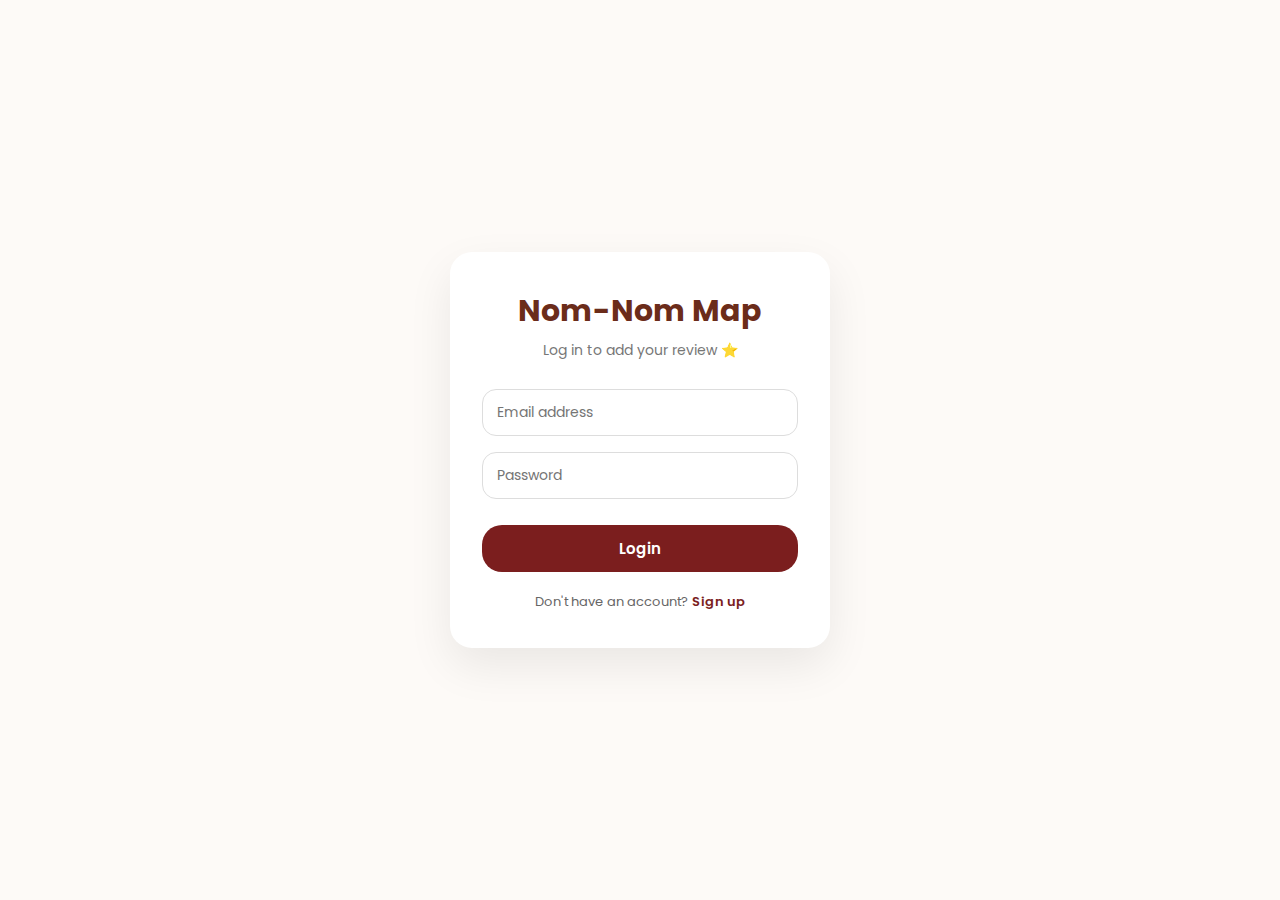
<file: login.html>
<!DOCTYPE html>
<html lang="en">
<head>
  <meta charset="UTF-8">
  <title>Login | Nom-Nom Map</title>
  <link href="https://fonts.googleapis.com/css2?family=Poppins:wght@400;600;700&display=swap" rel="stylesheet">
</head>

  <!-- CSS -->
  <link rel="stylesheet" href="login.css">
</head>
<body>

  <div class="login-wrapper">
    <div class="login-card">
      <h1 class="brand-title">Nom-Nom Map</h1>
      <p class="subtitle">Log in to add your review ⭐</p>

      <form id="loginForm">
        <div class="input-group">
          <input type="email" placeholder="Email address" required>
        </div>

        <div class="input-group">
          <input type="password" placeholder="Password" required>
        </div>

        <!-- tombol login -->
        <button type="button" class="login-btn" onclick="login()">Login</button>
      </form>

      <p class="register-text">
        Don't have an account?
        <a href="register.html">Sign up</a>
      </p>
    </div>
  </div>

  <!-- JS DIPISAH -->
  <script src="login.js"></script>
</body>
</html>
</file>
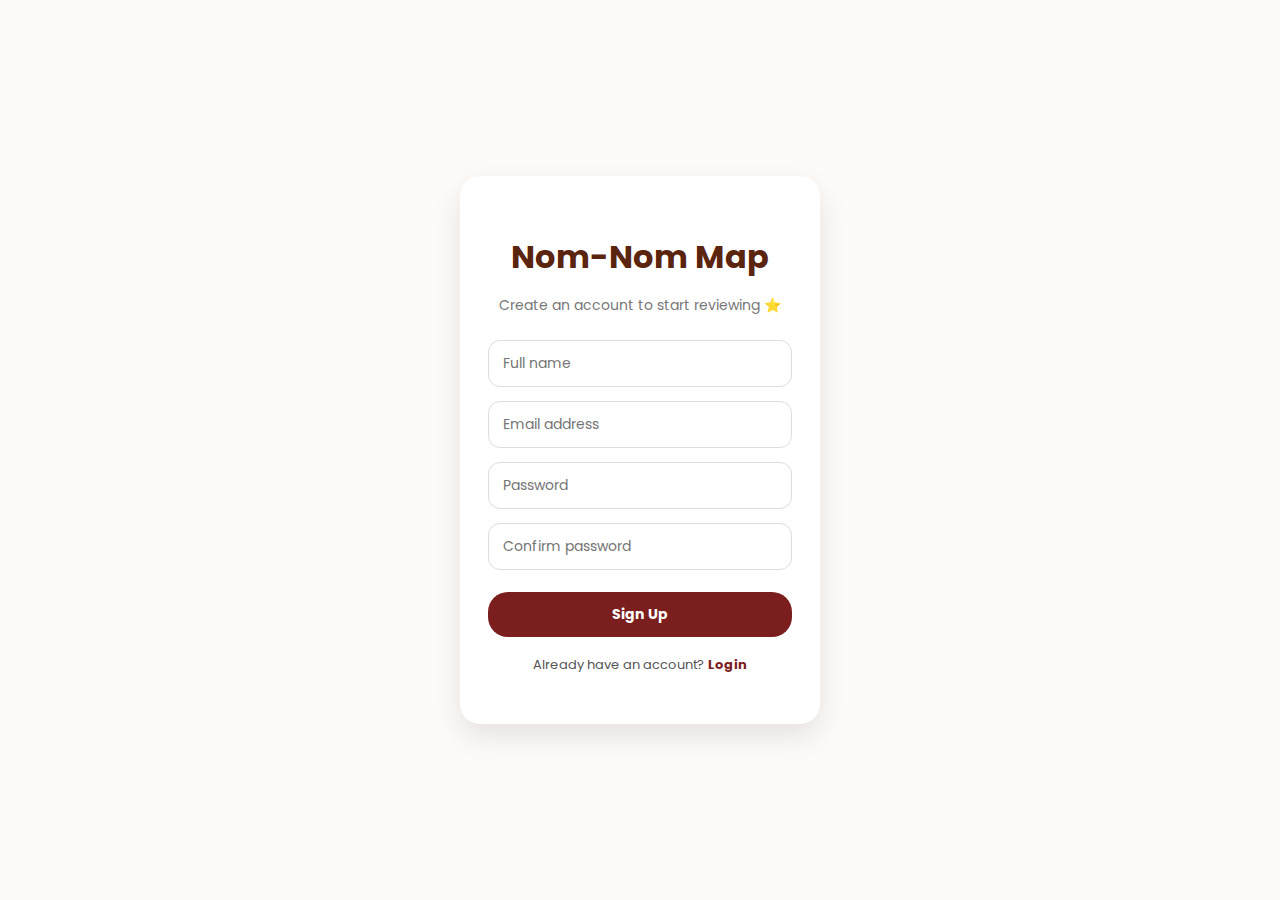
<file: register.html>
<!DOCTYPE html>
<html lang="en">
<head>
  <meta charset="UTF-8">
  <title>Register | Nom-Nom Map</title>
  <link rel="stylesheet" href="register.css">
  <link href="https://fonts.googleapis.com/css2?family=Poppins:wght@400;600;700&display=swap" rel="stylesheet">
</head>

<body>

  <div class="auth-card">
    <h1>Nom-Nom Map</h1>
    <p class="subtitle">Create an account to start reviewing ⭐</p>

    <input type="text" placeholder="Full name">
    <input type="email" placeholder="Email address">
    <input type="password" placeholder="Password">
    <input type="password" placeholder="Confirm password">

    <button type="button" onclick="register()">Sign Up</button>

    <p class="switch">
      Already have an account?
      <a href="login.html">Login</a>
    </p>
  </div>

<script src="register.js"></script>

</body>
</html>
</file>
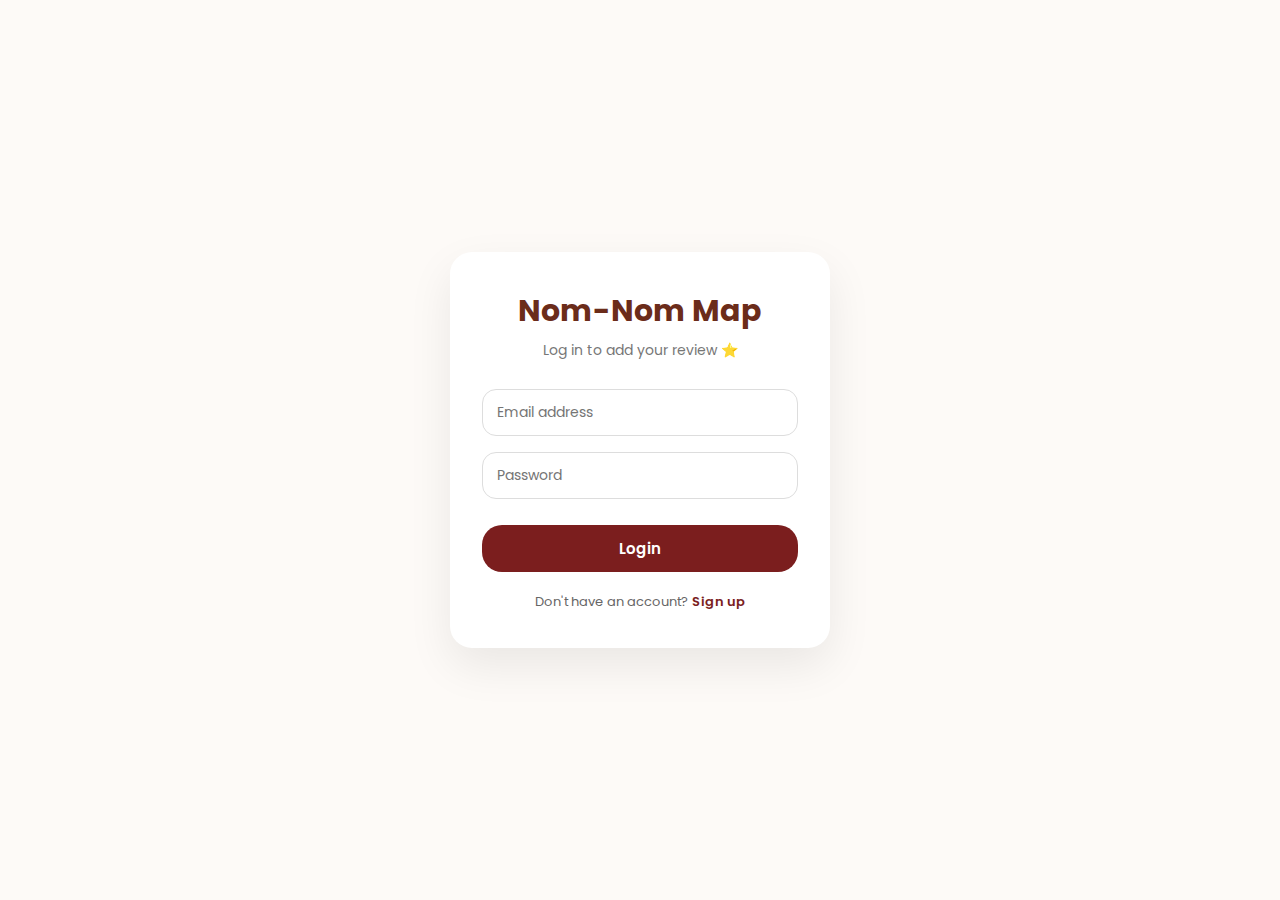
<file: review.html>
<!DOCTYPE html>
<html lang="en">
<head>
  <meta charset="UTF-8">
  <title>Review | Nom-Nom Map</title>
  <link rel="stylesheet" href="review.css">
  
</head>
<body>

<div class="review-card">
  <h2>Give Your Review ⭐</h2>

<div class="review-list" id="reviewForm">

  <div class="stars" id="stars">
    <span class="star" onclick="setRating(1)">★</span>
    <span class="star" onclick="setRating(2)">★</span>
    <span class="star" onclick="setRating(3)">★</span>
    <span class="star" onclick="setRating(4)">★</span>
    <span class="star" onclick="setRating(5)">★</span>
  </div>

  <textarea id="reviewText" placeholder="Write your review..."></textarea>

  <button type="button" onclick="submitReview()">
    Submit Review
  </button>

</div>

<div class="review-success" id="reviewSuccess">
  <p>Thanks for your review! 💖</p>
  <button onclick="backToDashboard()">Back to Site</button>
</div>

<script src="review.js"></script>
</body>
</html>
</file>
<file: login.css>
* {
  margin: 0;
  padding: 0;
  box-sizing: border-box;
  font-family: 'Poppins', sans-serif;
}

body {
  min-height: 100vh;
  background: #fdfaf7;
  display: flex;
  justify-content: center;
  align-items: center;
}

/* WRAPPER */
.login-wrapper {
  width: 100%;
  display: flex;
  justify-content: center;
  padding: 20px;
}

/* CARD */
.login-card {
  background: #ffffff;
  width: 380px;
  padding: 36px 32px;
  border-radius: 22px;
  box-shadow: 0 18px 45px rgba(0,0,0,0.08);
  text-align: center;
}

/* TITLE */
.brand-title {
  font-size: 30px;
  font-weight: 700;
  color: #6b2c1a;
  margin-bottom: 6px;
}

.subtitle {
  font-size: 14px;
  color: #777;
  margin-bottom: 28px;
}

/* INPUT */
.input-group {
  margin-bottom: 16px;
}

.input-group input {
  width: 100%;
  padding: 12px 14px;
  border-radius: 14px;
  border: 1px solid #ddd;
  font-size: 14px;
  transition: 0.2s ease;
}

.input-group input:focus {
  outline: none;
  border-color: #7b1e1e;
}

/* BUTTON */
.login-btn {
  width: 100%;
  padding: 12px;
  margin-top: 10px;
  background: #7b1e1e;
  color: white;
  border: none;
  border-radius: 20px;
  font-size: 15px;
  font-weight: 600;
  cursor: pointer;
  transition: 0.25s ease;
}

.login-btn:hover {
  background: #5e1616;
}

/* FOOTER */
.register-text {
  font-size: 13px;
  margin-top: 20px;
  color: #666;
}

.register-text a {
  color: #7b1e1e;
  text-decoration: none;
  font-weight: 600;
}
</file>
<file: register.css>
* {
  box-sizing: border-box;
  font-family:'Poppins', sans-serif;
}

body {
  margin: 0;
  height: 100vh;
  background: #fdfaf7;
  display: flex;
  justify-content: center;
  align-items: center;
}

.auth-card {
  background: #ffffff;
  width: 360px;
  padding: 36px 28px;
  border-radius: 20px;
  box-shadow: 0 12px 30px rgba(0,0,0,0.1);
  text-align: center;
}

.auth-card h1 {
  color: #5b240e;
  margin-bottom: 6px;
}

.subtitle {
  font-size: 14px;
  color: #777;
  margin-bottom: 24px;
}

.auth-card input {
  width: 100%;
  padding: 12px 14px;
  margin-bottom: 14px;
  border-radius: 12px;
  border: 1px solid #ddd;
  font-size: 14px;
}

.auth-card input:focus {
  outline: none;
  border-color: #7b1e1e;
}

.auth-card button {
  width: 100%;
  padding: 12px;
  background: #7b1e1e;
  color: #fff;
  border: none;
  border-radius: 20px;
  font-size: 14px;
  font-weight: bold;
  cursor: pointer;
  margin-top: 8px;
}

.auth-card button:hover {
  background: #5e1616;
}

.switch {
  margin-top: 18px;
  font-size: 13px;
  color: #555;
}

.switch a {
  color: #7b1e1e;
  font-weight: bold;
  text-decoration: none;
}
</file>
<file: review.css>
body {
  font-family: Arial, sans-serif;
  background: #faf6f2;
  display: flex;
  justify-content: center;
  align-items: center;
  height: 100vh;
}

.review-card {
  background: #fff;
  max-width: 420px;
  margin: 120px auto 0;
  padding: 36px 40px;
  width: 360px;
  border-radius: 20px;
  text-align: center;
  box-shadow: 0 15px 40px rgba(0,0,0,0.1);
  font-family:'Segoe UI', Tahoma, Geneva, Verdana, sans-serif
}

.stars {
  font-size: 28px;
  margin: 15px 0;
}

.star {
  cursor: pointer;
  color: #ddd;
}

.star.active {
  color: #f5b301;
}

textarea {
  width: 96%;
  height: 100px;
  border-radius: 10px;
  padding: 10px;
  margin-bottom: 15px;

  box-sizing: border-box;
  border-radius: 10px;
  border: 1.5px solid #ccc;
  font-family:'Courier New', Courier, monospace; 
}

button {
  width: 100%;
  padding: 12px;
  background: #7b2d21;
  color: white;
  border: none;
  border-radius: 20px;
  cursor: pointer;
  font-family: 'Segoe UI', Tahoma, Geneva, Verdana, sans-serif;
}

.hidden {
  display: none;
}

.review-success {
  display: none;
  text-align: center;
  margin-top: 20px;
}

.review-success p {
  font-size: 16px;
  font-weight: 600;
  color: #5b240e;
  margin-bottom: 16px;
}
</file>
